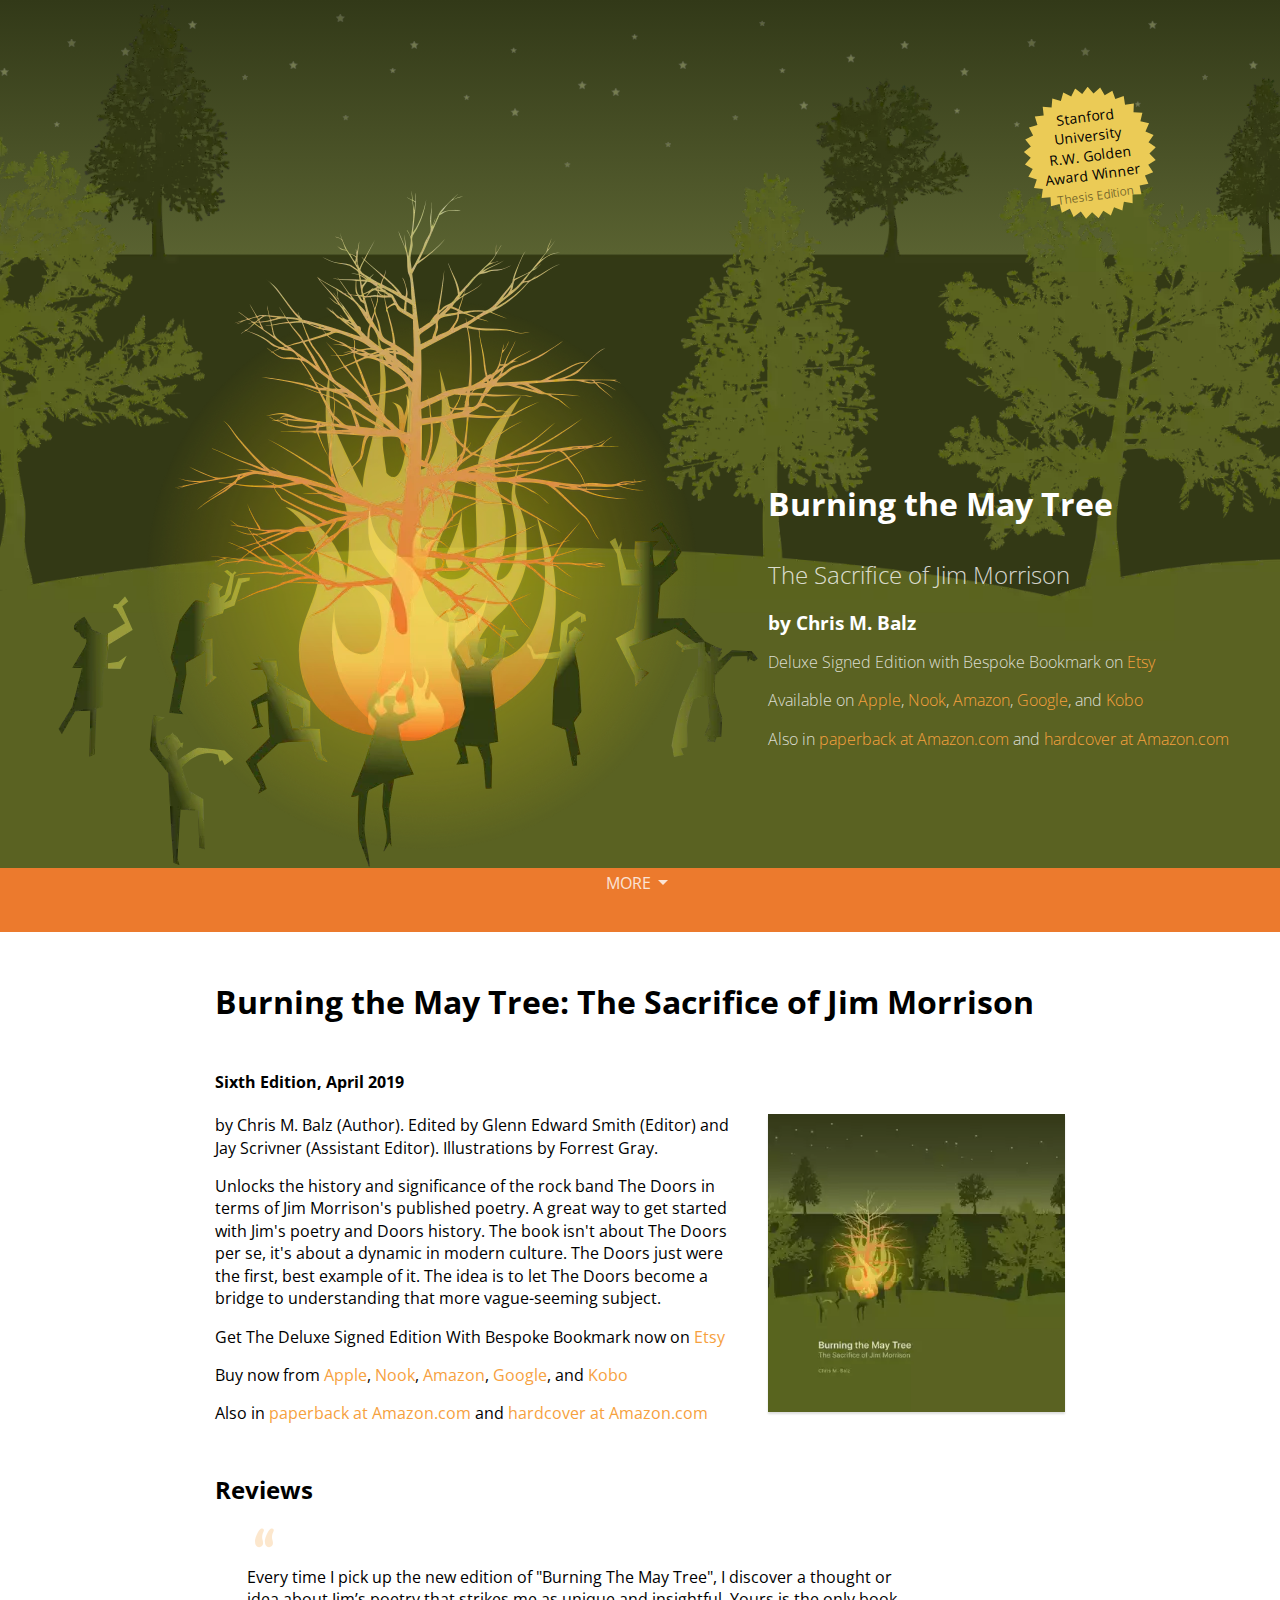
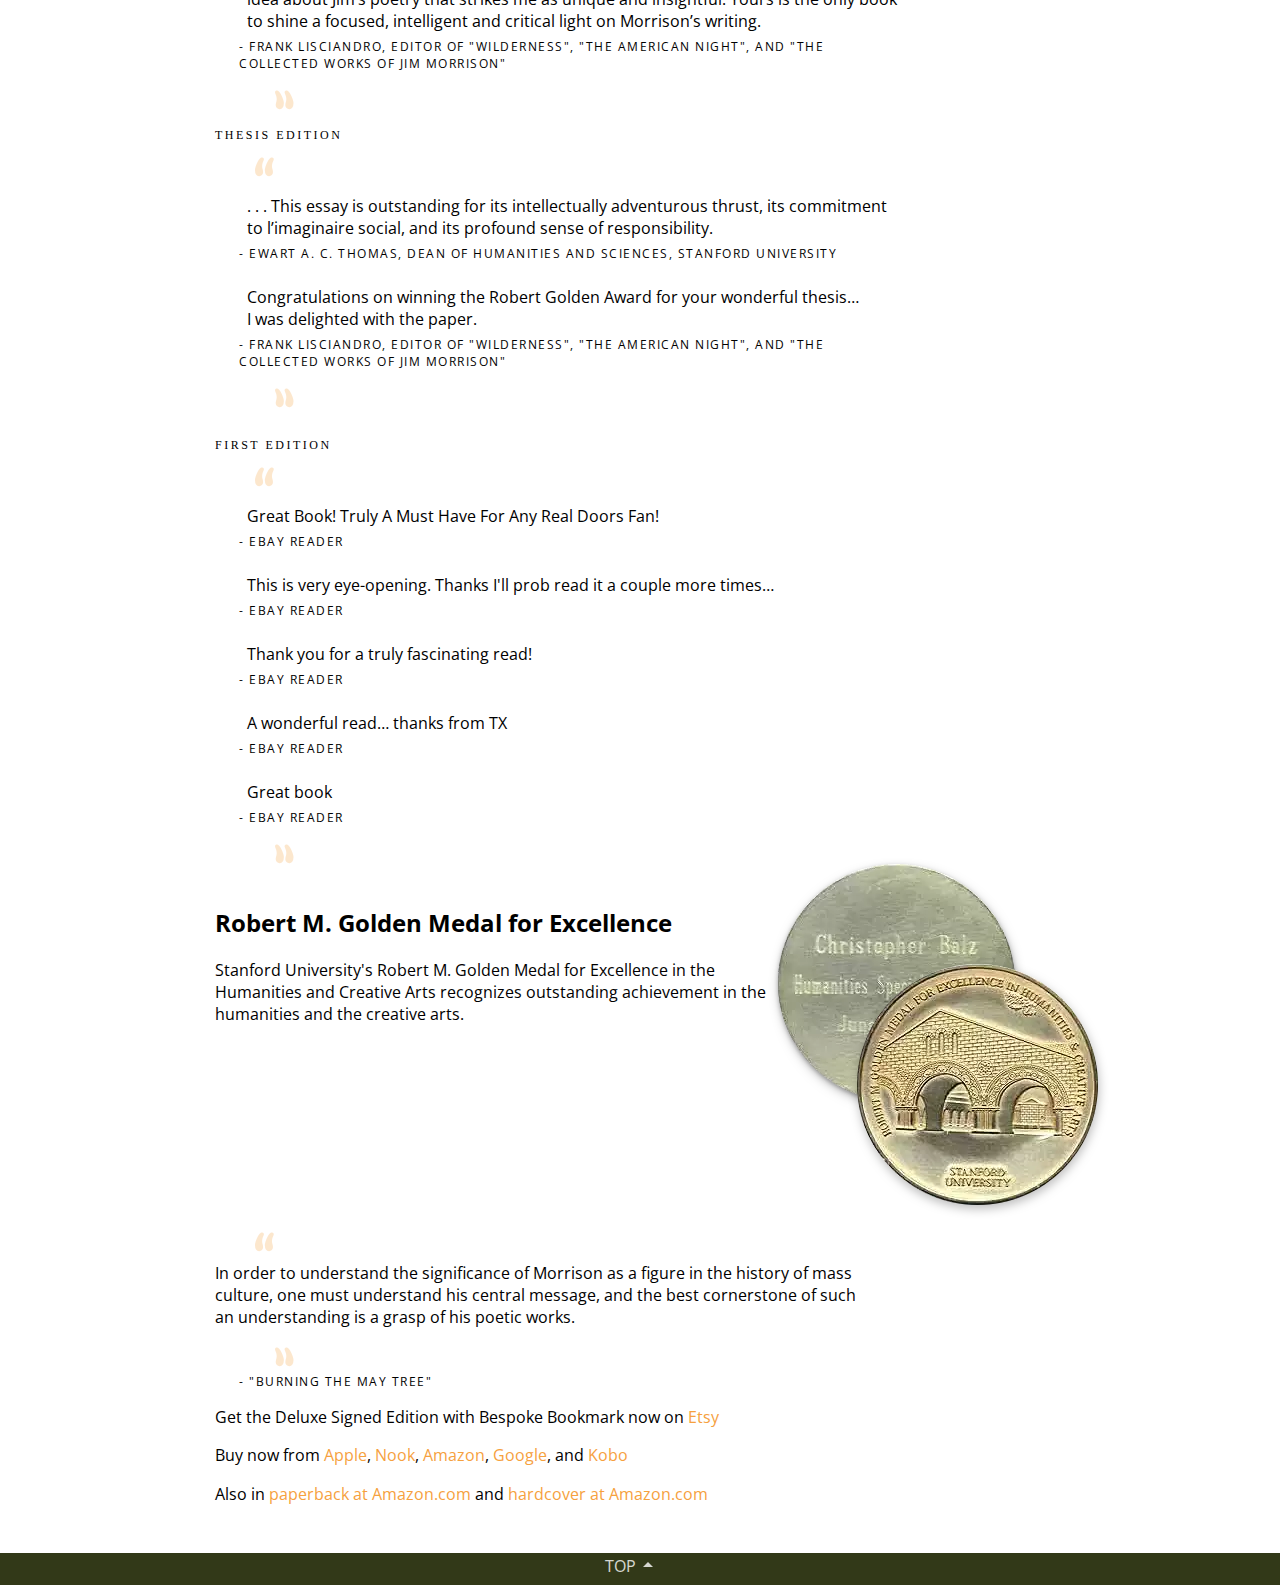
<file: index.html>
<!DOCTYPE HTML>
<html lang="en" class="no-js">
<head>
    <meta http-equiv="content-type" content="text/html; charset=utf-8">
	<script>
	  document.documentElement.classList.remove("no-js");
	</script>
    <script>
    /*! modernizr 3.6.0 (Custom Build) | MIT *
 	* https://modernizr.com/download/?-webp-setclasses !*/
		!function(e,n,A){function o(e,n){return typeof e===n}function t(){var e,n,A,t,a,i,l;for(var f in r)if(r.hasOwnProperty(f)){if(e=[],n=r[f],n.name&&(e.push(n.name.toLowerCase()),n.options&&n.options.aliases&&n.options.aliases.length))for(A=0;A<n.options.aliases.length;A++)e.push(n.options.aliases[A].toLowerCase());for(t=o(n.fn,"function")?n.fn():n.fn,a=0;a<e.length;a++)i=e[a],l=i.split("."),1===l.length?Modernizr[l[0]]=t:(!Modernizr[l[0]]||Modernizr[l[0]]instanceof Boolean||(Modernizr[l[0]]=new Boolean(Modernizr[l[0]])),Modernizr[l[0]][l[1]]=t),s.push((t?"":"no-")+l.join("-"))}}function a(e){var n=u.className,A=Modernizr._config.classPrefix||"";if(c&&(n=n.baseVal),Modernizr._config.enableJSClass){var o=new RegExp("(^|\\s)"+A+"no-js(\\s|$)");n=n.replace(o,"$1"+A+"js$2")}Modernizr._config.enableClasses&&(n+=" "+A+e.join(" "+A),c?u.className.baseVal=n:u.className=n)}function i(e,n){if("object"==typeof e)for(var A in e)f(e,A)&&i(A,e[A]);else{e=e.toLowerCase();var o=e.split("."),t=Modernizr[o[0]];if(2==o.length&&(t=t[o[1]]),"undefined"!=typeof t)return Modernizr;n="function"==typeof n?n():n,1==o.length?Modernizr[o[0]]=n:(!Modernizr[o[0]]||Modernizr[o[0]]instanceof Boolean||(Modernizr[o[0]]=new Boolean(Modernizr[o[0]])),Modernizr[o[0]][o[1]]=n),a([(n&&0!=n?"":"no-")+o.join("-")]),Modernizr._trigger(e,n)}return Modernizr}var s=[],r=[],l={_version:"3.6.0",_config:{classPrefix:"",enableClasses:!0,enableJSClass:!0,usePrefixes:!0},_q:[],on:function(e,n){var A=this;setTimeout(function(){n(A[e])},0)},addTest:function(e,n,A){r.push({name:e,fn:n,options:A})},addAsyncTest:function(e){r.push({name:null,fn:e})}},Modernizr=function(){};Modernizr.prototype=l,Modernizr=new Modernizr;var f,u=n.documentElement,c="svg"===u.nodeName.toLowerCase();!function(){var e={}.hasOwnProperty;f=o(e,"undefined")||o(e.call,"undefined")?function(e,n){return n in e&&o(e.constructor.prototype[n],"undefined")}:function(n,A){return e.call(n,A)}}(),l._l={},l.on=function(e,n){this._l[e]||(this._l[e]=[]),this._l[e].push(n),Modernizr.hasOwnProperty(e)&&setTimeout(function(){Modernizr._trigger(e,Modernizr[e])},0)},l._trigger=function(e,n){if(this._l[e]){var A=this._l[e];setTimeout(function(){var e,o;for(e=0;e<A.length;e++)(o=A[e])(n)},0),delete this._l[e]}},Modernizr._q.push(function(){l.addTest=i}),Modernizr.addAsyncTest(function(){function e(e,n,A){function o(n){var o=n&&"load"===n.type?1==t.width:!1,a="webp"===e;i(e,a&&o?new Boolean(o):o),A&&A(n)}var t=new Image;t.onerror=o,t.onload=o,t.src=n}var n=[{uri:"[data-uri]",name:"webp"},{uri:"[data-uri]",name:"webp.alpha"},{uri:"[data-uri]",name:"webp.animation"},{uri:"[data-uri]",name:"webp.lossless"}],A=n.shift();e(A.name,A.uri,function(A){if(A&&"load"===A.type)for(var o=0;o<n.length;o++)e(n[o].name,n[o].uri)})}),t(),a(s),delete l.addTest,delete l.addAsyncTest;for(var p=0;p<Modernizr._q.length;p++)Modernizr._q[p]();e.Modernizr=Modernizr}(window,document);
    </script>
	<link href="https://fonts.googleapis.com/css?family=Open+Sans:300,400,600" rel="stylesheet">
	<link href="https://fonts.googleapis.com/css?family=Comfortaa:700&text=%E2%80%9C%E2%80%9D" rel="stylesheet">
	<title>Books by Chris M. Balz: "Burning the May Tree: The Sacrifice of Jim Morrison"</title>
	<link rel="canonical" href="https://www.nottotouchthesun.net/doorsinpoetryandhistory/" />
	<!-- Twitter card -->
	<meta name="twitter:card" content="summary_large_image" />
	<meta name="twitter:description" content="See the history of The Doors through the lens of Jim’s poetry. Stanford University R.W. Golden Award winner (Thesis Edition)." />
	<meta name="description" content="Unlocks the history and significance of the rock band The Doors in terms of Jim Morrison's published poetry. A great way to get started with Jim's poetry and Doors history. The book isn't about The Doors per se, it's about a dynamic in modern culture." />
	<meta name="twitter:site" content="@christopherbalz" />
	<meta name="twitter:title" content="&quot;Burning the May Tree&quot;, by Chris Balz" />
	<meta name="twitter:url" content="https://www.nottotouchthesun.net/doorsinpoetryandhistory/" />
	<meta name="twitter:image:height" content="330" />
	<meta name="twitter:image:width" content="247" />
	<meta name="twitter:image" content="https://www.nottotouchthesun.net/doorsinpoetryandhistory/images/thumb_rts.png" />
	<!-- Facebook snippet -->
	<meta property="og:site_name" content="Chris Balz" />
	<meta property="og:type" content="article" />
	<meta property="og:url" content="https://www.nottotouchthesun.net/doorsinpoetryandhistory/" />
	<meta property="og:title" content="&quot;Burning the May Tree&quot;, by Chris Balz" />
	<meta property="og:description" content="See the history of The Doors through the lens of Jim’s poetry. Stanford University R.W. Golden Award winner (Thesis Edition)." />
	<meta property="og:image" content="https://www.nottotouchthesun.net/doorsinpoetryandhistory/images/thumb_rts.png" />
	<link rel="apple-touch-icon" sizes="180x180" href="./images/favicons/apple-touch-icon.png">
	<link rel="icon" type="image/png" sizes="32x32" href="./images/favicons/favicon-32x32.png">
	<link rel="icon" type="image/png" sizes="16x16" href="./images/favicons/favicon-16x16.png">
	<link rel="manifest" href="./images/favicons/site.webmanifest.json">
	<link rel="mask-icon" href="./images/favicons/safari-pinned-tab.svg" color="#5bbad5">
	<meta name="msapplication-TileColor" content="#da532c">
	<meta name="viewport" content="width=device-width, initial-scale=1, viewport-fit=cover">
	<style>
* {
	font-family: "Open Sans", sans-serif;
	-webkit-font-smoothing: antialiased;
	-moz-osx-font-smoothing: grayscale;
	}

body, html, div {
	height: 100%;
	width: 100%;
	margin:0;
	padding: 0;
	}

body {
		overflow-x:hidden;
	}

h1 {
	margin: 1.5em 0;
	}

h2 {
	margin-top: 2em;
	}
p {
	line-height: 140%;
	}


/* IDs */

#sky, #background, #foreground, #burn, #stage1, #title, #stage2, #sticker {
	position:absolute;
	top: 0;
	left: 0;
	height: 100%;
	width: 100%;
	}

#background {
	background-size: cover !important;
	top: -20%;
	height: 120%;
	}

.webp #background {
	background: transparent url('./images/dark-background.webp') left top no-repeat;
}

.no-webp #background, .no-js #background {
	background: transparent url('./images/dark-background.png') left top no-repeat;
}

#burn {
	background: transparent url('./images/tree.png') 10%  bottom no-repeat;
	background-size: 50%;
	}

.webp #burn {
	background: transparent url('./images/tree.webp') 10%  bottom no-repeat;
	}

.no-webp #burn, .no-js #burn {
	background: transparent url('./images/tree.png') 10%  bottom no-repeat;
	}

.webp #burn {
	background: transparent url('./images/tree.webp') 10%  bottom no-repeat;
	}

.no-webp #burn, .no-js #burn {
	background: transparent url('./images/tree.png') 10%  bottom no-repeat;
	}

#foreground {
	background-size: cover !important;
	top:0% !important;
	height: 100%;
	}

.webp #foreground {
	background: transparent url('./images/light-background.webp') left bottom no-repeat;
	}

.no-webp #foreground, .no-js #foreground {
	background: transparent url('./images/light-background.png') left bottom no-repeat;
	}

#sky {
	background: transparent url('./images/stars.png') left 2% repeat-x;
	opacity: 65%;
	background-size: 75%;
	}

#stage1 {
	overflow:hidden;
	height: calc(100% - 32px);
	/* Permalink - use to edit and share this gradient: http://colorzilla.com/gradient-editor/#323918+0,788244+52 */
	background: #323918; /* Old browsers */
	background: -moz-linear-gradient(top, #323918 0%, #788244 52%); /* FF3.6-15 */
	background: -webkit-linear-gradient(top, #323918 0%,#788244 52%); /* Chrome10-25,Safari5.1-6 */
	background: linear-gradient(to bottom, #323918 0%,#788244 52%); /* W3C, IE10+, FF16+, Chrome26+, Opera12+, Safari7+ */
	filter: progid:DXImageTransform.Microsoft.gradient( startColorstr='#323918', endColorstr='#788244',GradientType=0 ); /* IE6-9 */
	}

#sticker {
	width: 100px;
	height: 100px;
	left: 80%;
	top: 10%;
	background: transparent url('./images/sticker-yellow.svg') left top no-repeat;
	background-size:cover;
	padding:1em;
	text-align:center;
	color:black;
	transform: rotate(-7.5deg);
	}

#title {
	color: white;
	width: 40%;
	height: 35%;
	top: 50%;
	left: 60%;
	}

/* classes */

.copy {
	max-width: 850px;
	margin: auto;
	}

.cover {
	float:right;
	width:35%;
	margin:0 0 1em 2em;
	}

.cover img {
	width: 100%;
	box-shadow:0px 2px 2px rgba(0,0,0,0.14);
}

.cover img {
	width: 100%;
	box-shadow:0px 2px 2px rgba(0,0,0,0.14);
}

.medal {
	position:absolute;
	}

.medal-container {
	height:auto;
	position:relative;
	float:left;
	width:35%;
	height:340px;
	margin-bottom: 2em;
	}

.medal-copy {
	float: left;
	width: 65%;
	}

.reviews {
	height:auto;
	float:none;
	position:relative;
	width:65%;
	clear:both;
	width:100%;
	}

.subtitle {
	font-weight: 300;
	font-size: 24px;
	color: rgba(255,255,255,0.8) !important;
	}

.top {
	margin-left: -1em;
	margin-bottom: -1em;
	margin-top: 1em;
	}

.open-quote, .quote, .close-quote, .attribution {
	height: auto;
	width: auto;
	max-width: 650px;
	margin: 0 2em;
	text-align: left;
	}

.close-quote, .open-quote {
	font-family: "comfortaa";
	font-weight: 700;
	font-size: 64px;
	opacity: 0.25;
	height: 16px;
	text-align: left;
	margin-left: 40px;
	color: #F6A13E;
	}

.open-quote {
	margin-bottom: 0em;
	}

.quote {
	margin-top: 1.5em;
	}

.close-quote {
	margin: .25em 0 0 60px;
	}

.attribution {
	text-transform: uppercase;
	font-size: 12px;
	letter-spacing: 1.5px;
	text-align: left;
	margin-top:.5em;
	}


/* tags */

a {
	color: #F6A13E;
	text-decoration: none;
	}

a:hover {
	text-decoration: underline;
	}


@media (max-height:500px) and (min-width:800px){
#foreground {
	background-position: left -20%;


	}

#title {
	top: 45%;
	}

}


@media (max-height:800px) and (max-width:800px){
#foreground {
	top:-25% !important;
	height: 125%;


	}

}


@media (max-width: 880px) {
/* mobile */
#burn {
	background-size: 80%;
	top: -20%;
	height: 100%;
	}

#background {
	top: -20%;
	height: 120%;
	}

#foreground {
	top:-40% !important;
	height: 140%;
	}

#stage2 h1 {
	font-size: 20px;
	}

#stage2 h2 {
	font-size: 24px;
	}

#stage1 h1 {
	margin: 0.5em 0 .75em 0;
	}

#stage1 h3 {
	margin-top: .5em;
	}

#sticker {
	left: 60%;
	top: 20%;
}

#title {
	width: 90%;
	left:5%;
	top: auto;
	bottom: 1em;
	height: auto;
	text-align:right;
	}

#title h1 {
	font-size: 1.5em;
	}

#title p {
	font-size: .8em;
	}

.medal-copy {
	width: 100%;
	}

.subtitle {
	font-size: 1em;
	}

#stage2 {
	padding:1em;
	}

#stage2 h1 {
	width: calc(100% - 2em);
}

.cover {
	height: 200px;
	width: 200px;
	margin-right: 2em;
	}

p {
	width: calc(100% - 2em);
	}

.reviews {
	height:auto;
	clear:both;
	float:left;
	position:relative;
	width:auto;
	}

.medal-container {
	clear: both;
	}


}

@media only screen and (max-width: 812px) and (orientation: landscape) {
	#sticker {
		width: 80px;
		height: 80px;
		left: auto;
		right: 20px;
		top: 10px;
		background: transparent url('./images/sticker-yellow.svg') left top no-repeat;
		background-size:cover;
		padding:1em;
		text-align:center;
		color:black;
		transform: rotate(-7.5deg);
	}

	#sticker p {
		font-size: 12px !important;
		padding:0 !important;
	}
	#sticker p span {
		font-size: 10px !important;
	}
	#burn {
		background-size: 40%;
		top: -10%;
		height: 110%;
		}

	#background {
		top: -30%;
		height: 130%;
		}

	#foreground {
		top:-80% !important;
		height: 180%;
		}

	#title h1, #title h3 {
		padding: 0 0 0 2em;
	}

	#title .subtitle {
		padding: 0 2em 0 0;
	}

	#title p {
		font-size: 11px !important;
		padding: 0 2em 0 0;
	}

	#title {
		line-height: 130% !important;
		top: 35% !important;
		text-align: right !important;
	}

	.more {
		display: none;
	}
p {
	width: calc(100% - 6em);
	padding: 0 2em;
	}

	.cover {
		margin:0 2em 1em 2em;
	}

	.reviews, .medal-copy h2, #stage2 h1, h4 {
		padding: 0 2em;
	}

 }



	</style>
</head>

<body>
<div id="stage1" style="border:0px solid blue;">
	<div id="sky"></div>
	<div id="background"></div>
	<div id="foreground"></div>
	<div id="burn"></div>
	<div id="sticker"><p style="margin-top:0.25em;font-size:14px;width:100%;">Stanford University<br>R.W. Golden Award Winner<br><span style="font-size:12px;color:rgba(0,0,0,0.5);">Thesis Edition</span></p></div>
	<div id="title">
		<h1>Burning the May Tree</h1>
		<div class="subtitle" style="height: auto;margin-top:-15px;">The Sacrifice of Jim Morrison</div>
		<h3 style="margin-bottom:0em;">by Chris M. Balz</h3>
		<p style="color: rgba(255,255,255,0.8) !important; font-weight: 300;width:100%;">Deluxe Signed Edition with Bespoke Bookmark on
			<a
				target="fromBurningTheMayTreeBook"
				href="https://www.etsy.com/listing/947985330/burning-the-may-tree-the-sacrifice-of?ref=shop_home_active_1">
			Etsy</a>
		</p>
		<p style="color: rgba(255,255,255,0.8) !important; font-weight: 300;width:100%;">Available on <a
			target="fromBurningTheMayTreeBook"
			href="https://books.apple.com/us/book/id1463302951">Apple</a>, <a
			target="fromBurningTheMayTreeBook"
			href="https://www.barnesandnoble.com/w/burning-the-may-tree-christopher-m-balz/1131243264">Nook</a>, <a
			target="fromBurningTheMayTreeBook"
			href="https://www.amazon.com/dp/B07Q4M53VP">Amazon</a>, <a
			target="fromBurningTheMayTreeBook"
			href="https://play.google.com/store/books/details/Chris_M_Balz_Burning_the_May_Tree_The_Sacrifice_of?id=pbaPDwAAQBAJ">Google</a>, and <a
			target="fromBurningTheMayTreeBook"
			href="https://www.kobo.com/us/en/ebook/burning-the-may-tree-the-sacrifice-of-jim-morrison-1">Kobo</a></p>
		<p style="color: rgba(255,255,255,0.8) !important; font-weight: 300;width:100%;">Also in
			<a
				target="fromBurningTheMayTreeBook"
				href="https://www.amazon.com/Burning-May-Tree-Sacrifice-Consciousness/dp/1733923713/ref=tmm_pap_swatch_0?_encoding=UTF8&qid=&sr=">
			paperback at Amazon.com</a> and
			<a
				target="fromBurningTheMayTreeBook"
				href="https://www.amazon.com/Burning-May-Tree-Sacrifice-Morrison/dp/1733923721/ref=tmm_hrd_swatch_0?_encoding=UTF8&qid=&sr=">
				hardcover at Amazon.com
			</a>
		</p>
	</div>
</div>
<div class="more" role="button" onclick="document.querySelector('#stage2').scrollIntoView({behavior: 'smooth'})" style="height:64px;background:#EC7A2D;position:absolute;bottom:-32px;left:0;cursor:pointer;text-align:center; width:100%;text-align:center;position:absolute;color:white;"><p style="margin:2px;opacity:0.8;">MORE<img style="vertical-align:baseline;margin-bottom:-5px;" src="./images/arrow.svg" alt="Arrow" /></p></div>
<div id="stage2" style="top:100%;height:auto;position:relative;padding-top:2em;">
	<div class="copy">
	<h1>Burning the May Tree: The Sacrifice of Jim Morrison</h1>
	<h4>Sixth Edition, April 2019</h4>
	<div class="cover">
		<picture>
  			<source srcset="./images/cover.webp" type="image/webp" alt="Image of book cover">
  			<source srcset="./images/cover.jpg" type="image/jpeg" alt="Image of book cover">
  			<img src="./images/cover.jpg" alt="Image of book cover">
		</picture>
	</div>
	<p>by Chris M. Balz (Author). Edited by Glenn Edward Smith (Editor) and Jay Scrivner (Assistant Editor). Illustrations by Forrest Gray.</p>
	<p>Unlocks the history and significance of the rock band The Doors in terms of Jim Morrison's published poetry. A great way to get started with Jim's poetry and Doors history. The book isn't about The Doors per se, it's about a dynamic in modern culture.  The Doors just were the first, best example of it.  The idea is to let The Doors become a bridge to understanding that more vague-seeming subject.</p>

	<P>Get The Deluxe Signed Edition With Bespoke Bookmark now on
		<A
			Target="Fromburningthemaytreebook"
			Href="Https://Www.Etsy.Com/Listing/947985330/Burning-The-May-Tree-The-Sacrifice-Of?Ref=Shop_home_active_1">
		Etsy</A>
	</P>
	<p>Buy now from <a
		target="fromBurningTheMayTreeBook"
		href="https://books.apple.com/us/book/id1463302951">Apple</a>, <a
		target="fromBurningTheMayTreeBook"
		href="https://www.barnesandnoble.com/w/burning-the-may-tree-christopher-m-balz/1131243264">Nook</a>, <a
		target="fromBurningTheMayTreeBook"
		href="https://www.amazon.com/dp/B07Q4M53VP">Amazon</a>, <a
		target="fromBurningTheMayTreeBook"
		href="https://play.google.com/store/books/details/Chris_M_Balz_Burning_the_May_Tree_The_Sacrifice_of?id=pbaPDwAAQBAJ">Google</a>, and <a
		target="fromBurningTheMayTreeBook"
		href="https://www.kobo.com/us/en/ebook/burning-the-may-tree-the-sacrifice-of-jim-morrison-1">Kobo</a>
	</p>
	<p>
		Also in
		<a
			target="fromBurningTheMayTreeBook"
			href="https://www.amazon.com/Burning-May-Tree-Sacrifice-Consciousness/dp/1733923713/ref=tmm_pap_swatch_0?_encoding=UTF8&qid=&sr=">
			paperback at Amazon.com
		</a>
		and
		<a
			target="fromBurningTheMayTreeBook"
			href="https://www.amazon.com/Burning-May-Tree-Sacrifice-Morrison/dp/1733923721/ref=tmm_hrd_swatch_0?_encoding=UTF8&qid=&sr=">
			hardcover at Amazon.com
		</a>
	</p>
	<div class="reviews">
		<h2>Reviews</h2>
			<div class="open-quote">&ldquo;</div>

			<div class="quote">Every time I pick up the new edition of "Burning The May Tree",
				I discover a thought or idea about Jim’s poetry that strikes me as unique and insightful.
				Yours is the only book to shine a focused, intelligent and critical light on Morrison’s writing.</div>
			<div class="attribution">- Frank Lisciandro, Editor of "Wilderness", "The American Night", and "The Collected Works of Jim Morrison"</div>

			<div class="close-quote">&rdquo;</div>

			<div style="font:300 12px Roboto;margin-top: 2em; margin-bottom: 1em;letter-spacing:2.5px;text-transform:uppercase;">thesis edition</div>
			<div class="open-quote">&ldquo;</div>
			<div class="quote">. . . This essay is outstanding for its intellectually adventurous thrust, its commitment to
				l’imaginaire social, and its profound sense of responsibility.</div>
			<div class="attribution">- Ewart A. C. Thomas, Dean of Humanities and Sciences,
				Stanford University</div>
			<div class="quote">Congratulations on winning the Robert Golden Award for your wonderful
				thesis&hellip;<br> I was delighted with the paper.</div>
			<div class="attribution">- Frank Lisciandro, Editor of "Wilderness", "The American Night", and "The Collected Works of Jim Morrison"</div>
			<div class="close-quote">&rdquo;</div>

			<div style="font:300 12px Roboto;margin-top:3em;margin-bottom: 1em;letter-spacing:2.5px;text-transform:uppercase;">First edition</div>
			<div class="open-quote">&ldquo;</div>
			<div class="quote">Great Book! Truly A Must Have For Any Real Doors Fan!</div>
			<div class="attribution">- ebay reader</div>

			<div class="quote">This is very eye-opening. Thanks I'll prob read it a couple more times&hellip;</div>
			<div class="attribution">- ebay reader</div>

			<div class="quote">Thank you for a truly fascinating read!</div>
			<div class="attribution">- ebay reader</div>

			<div class="quote">A wonderful read&hellip; thanks from TX</div>
			<div class="attribution">- ebay reader</div>

			<div class="quote">Great book</div>
			<div class="attribution">- ebay reader</div>

			<div class="close-quote">&rdquo;</div>
		</div>
		<div class="medal-copy" style="height:auto;">
			<h2>Robert M. Golden Medal for Excellence</h2>
			<p>Stanford University's Robert M. Golden Medal for Excellence in the Humanities and Creative Arts recognizes outstanding achievement in the humanities
			and the creative arts.</p>
		</div>
		<div class="medal-container">
			<picture>
  				<source srcset="./images/medal-front.webp" type="image/webp" alt="Medal front">
  				<source srcset="./images/medal-front.png" type="image/png" alt="Medal front">
				<img src="./images/medal-front.png" style="top:100px;left:80px;z-index:3" class="medal" alt="Medal front" />
			</picture>
			<picture>
  				<source srcset="./images/medal-back.webp" type="image/webp" alt="Medal back">
  				<source srcset="./images/medal-back.png" type="image/png" alt="Medal back">
			<img src="./images/medal-back.png" class="medal" alt="Medal back" />
			</picture>
		</div>
		<div style="clear:both;max-width:650px;height:auto;">
			<div class="open-quote">&ldquo;</div>
  			<p>In order to understand the significance of Morrison as a figure in the history of mass culture, one must understand his central message, and the best cornerstone of such an understanding is a grasp of his poetic works.</p>
			<div class="close-quote">&rdquo;</div>
			<div class="attribution" style="margin-top: 1em;">- "burning the may tree"</div>
			<p>Get the Deluxe Signed Edition with Bespoke Bookmark now on
				<a
					target="fromBurningTheMayTreeBook"
					href="https://www.etsy.com/listing/947985330/burning-the-may-tree-the-sacrifice-of?ref=shop_home_active_1">
				Etsy</a>
			</p>
				<p>Buy now from <a
					target="fromBurningTheMayTreeBook"
					href="https://books.apple.com/us/book/id1463302951">Apple</a>, <a
					target="fromBurningTheMayTreeBook"
					href="https://www.barnesandnoble.com/w/burning-the-may-tree-christopher-m-balz/1131243264">Nook</a>, <a
					target="fromBurningTheMayTreeBook"
					href="https://www.amazon.com/dp/B07Q4M53VP">Amazon</a>, <a
					target="fromBurningTheMayTreeBook"
					href="https://play.google.com/store/books/details/Chris_M_Balz_Burning_the_May_Tree_The_Sacrifice_of?id=pbaPDwAAQBAJ">Google</a>, and <a
					target="fromBurningTheMayTreeBook"
					href="https://www.kobo.com/us/en/ebook/burning-the-may-tree-the-sacrifice-of-jim-morrison-1">Kobo</a></p>
				<p style="margin: 0 0 3em 0;">
					Also in
					<a
						target="fromBurningTheMayTreeBook"
						href="https://www.amazon.com/Burning-May-Tree-Sacrifice-Consciousness/dp/1733923713/ref=tmm_pap_swatch_0?_encoding=UTF8&qid=&sr=">
						paperback at Amazon.com
					</a>
					and
					<a
						target="fromBurningTheMayTreeBook"
						href="https://www.amazon.com/Burning-May-Tree-Sacrifice-Morrison/dp/1733923721/ref=tmm_hrd_swatch_0?_encoding=UTF8&qid=&sr=">
						hardcover at Amazon.com
					</a>
				</p>
			</div>
		</div>
		<div class="top" role="button" onclick="document.querySelector('#stage1').scrollIntoView({behavior: 'smooth'})" style="position:relative;clear:both;height:32px;background:#323918;cursor:pointer;text-align:center; width:calc(100% + 1em);text-align:center;color:white;">
			<p style="margin:2px;opacity:0.8;">TOP<img style="vertical-align:baseline;margin-bottom:-5px;transform:rotate(180deg);" src="./images/arrow.svg" alt="Arrow" /></p>
		</div>
	</div>
</body>
</html>
</file>
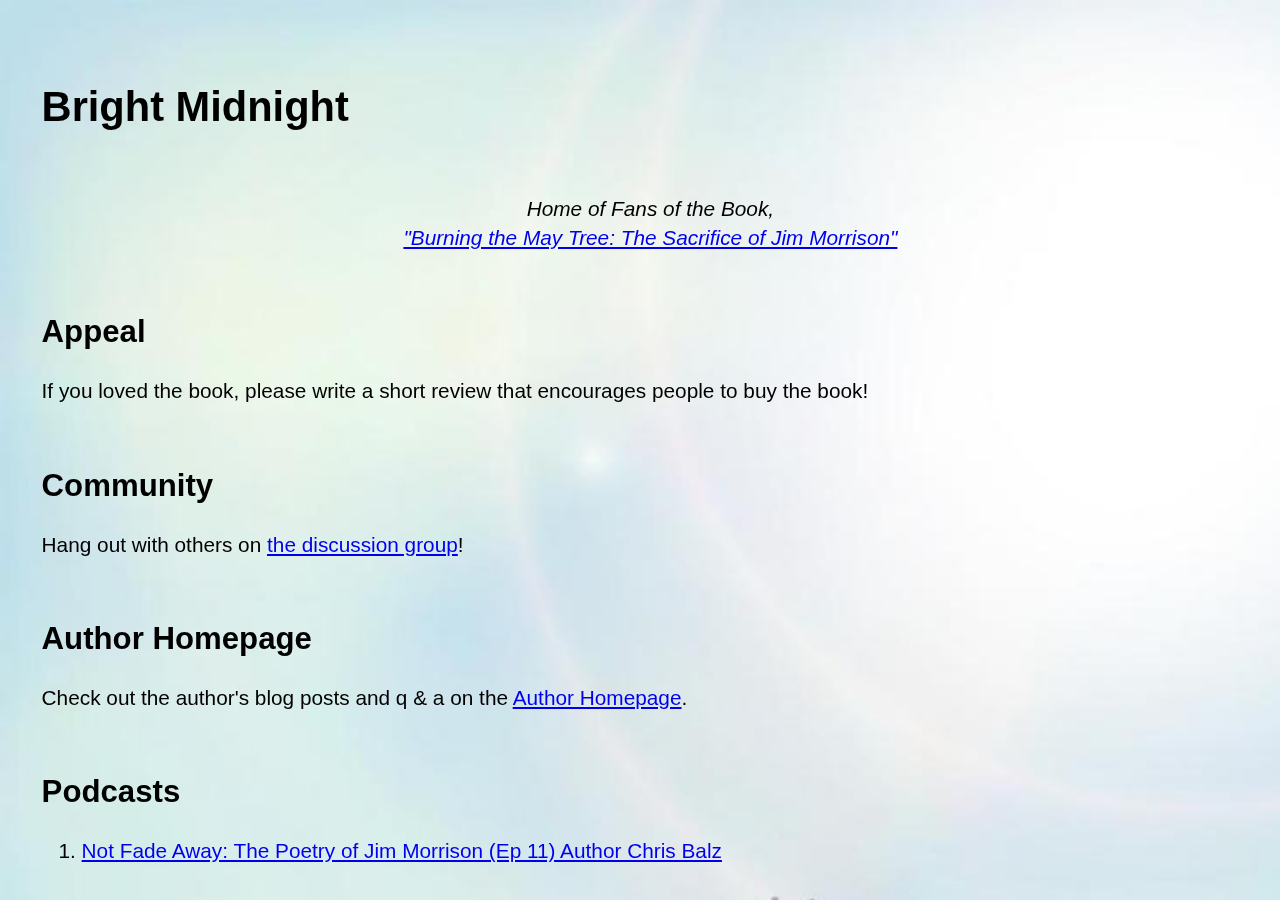
<file: bright-midnight.html>
<!DOCTYPE html>
<html lang="en">
  <head>
    <meta http-equiv="content-type" content="text/html; charset=utf-8" />

    <meta name="viewport" content="width=device-width, initial-scale=1" />

    <title>Bright Midnight: Home for Fans of "Burning the May Tree"</title>

    <link
      rel="canonical"
      href="https://www.nottotouchthesun.net/doorsinpoetryandhistory/bright-midnight.html"
    />
    <link
      href="https://fonts.googleapis.com/css?family=Comfortaa:700&text=%E2%80%9C%E2%80%9D"
      rel="stylesheet"
    />

    <!-- Twitter card -->
    <meta name="twitter:card" content="summary_large_image" />
    <meta
      name="twitter:description"
      content='Home for all things "Burning the May Tree: The Sacrifice of Jim Morrison".'
    />
    <meta name="description" content="All resources for fans of the book." />
    <meta name="twitter:site" content="@christopherbalz" />
    <meta
      name="twitter:title"
      content='"Bright Midnight" Home for "Burning the May Tree" book fans.'
    />
    <meta
      name="twitter:url"
      content="https://www.nottotouchthesun.net/doorsinpoetryandhistory/bright-midnight.html"
    />
    <meta name="twitter:image:height" content="330" />
    <meta name="twitter:image:width" content="247" />
    <meta
      name="twitter:image"
      content="https://www.nottotouchthesun.net/doorsinpoetryandhistory/images/vision-of-bright-midnight.jpg"
    />

    <!-- Facebook snippet -->
    <meta property="og:site_name" content="Chris Balz" />
    <meta property="og:type" content="article" />
    <meta
      property="og:url"
      content="https://www.nottotouchthesun.net/doorsinpoetryandhistory/bright-midnight.html"
    />
    <meta
      property="og:title"
      content='"Bright Midnight" Home for "Burning the May Tree" book fans.'
    />
    <meta
      property="og:description"
      content='Home for all things "Burning the May Tree: The Sacrifice of Jim Morrison".'
    />
    <meta
      property="og:image"
      content="https://www.nottotouchthesun.net/doorsinpoetryandhistory/images/thumb_rts.png"
    />
    <link
      rel="apple-touch-icon"
      sizes="180x180"
      href="./images/favicons/apple-touch-icon.png"
    />
    <link
      rel="icon"
      type="image/png"
      sizes="32x32"
      href="./images/favicons/favicon-32x32.png"
    />
    <link
      rel="icon"
      type="image/png"
      sizes="16x16"
      href="./images/favicons/favicon-16x16.png"
    />
    <link rel="manifest" href="./images/favicons/site.webmanifest.json" />
    <link
      rel="mask-icon"
      href="./images/favicons/safari-pinned-tab.svg"
      color="#5bbad5"
    />
    <meta name="msapplication-TileColor" content="#da532c" />
    <meta
      name="viewport"
      content="width=device-width, initial-scale=1, viewport-fit=cover"
    />

    <style>
      /* html elements */

      * {
        font-family: "Open Sans", sans-serif;
        -webkit-font-smoothing: antialiased;
        -moz-osx-font-smoothing: grayscale;
      }

      body,
      html,
      div {
        height: 100%;
        width: 100%;
        margin: 0;
        padding: 0;
      }

      body {
        background-color: #8ea2a9;
        overflow-x: hidden;
      }

      h1 {
        margin: 1.5em 0;
      }

      h2 {
        margin-top: 2em;
      }

      p {
        line-height: 140%;
      }

      /* ids and classes */

      #background-container {
        position: fixed; /* Only way to stop horizontal scroll on iOS. */
        overflow-x: hidden;
        background: url(images/vision-of-bright-midnight.jpg) no-repeat;
        background-size: cover;
        padding-left: 2em;
        padding-right: 2em;
        padding-top: 1em;
				/* padding bottom doesn't work here; had to add it on last block element */
        font-size: 1.3em;
      }

      #background-container p {
        margin-right: 3em;
      }
    </style>
  </head>

  <body>
    <div id="background-container">
      <h1>Bright Midnight</h1>
      <div style="height: fit-content; text-align: center; font-style: italic">
        <p style="padding: 0">
          Home of Fans of the Book,<br />
          <a href="https://www.nottotouchthesun.net/doorsinpoetryandhistory/"
            >"Burning the May Tree: The Sacrifice of Jim Morrison"</a
          >
        </p>
      </div>
      <h2>Appeal</h2>
      <p>
        If you loved the book, please write a short review that encourages people to buy the book!
      </p>
      <h2>Community</h2>
      <p>
        Hang out with others on
        <a href="https://groups.io/g/burningthemaytree">the discussion group</a
        >!
      </p>
      <h2>Author Homepage</h2>
      <p>
        Check out the author's blog posts and q & a on the
        <a href="https://www.goodreads.com/author/show/19325191.Chris_Balz"
          >Author Homepage</a
        >.
      </p>
      <h2>Podcasts</h2>
      <ol style="padding-bottom: 16em;">
        <li>
          <p>
            <a
              href="http://brooklynfitchick.com/2020/07/not-fade-away-the-poetry-of-jim-morrison-ep-11-author-chris-balz/"
              >Not Fade Away: The Poetry of Jim Morrison (Ep 11) Author Chris
              Balz</a
            >
          </p>
        </li>
      </ol>
    </div>
  </body>
</html>
</file>
